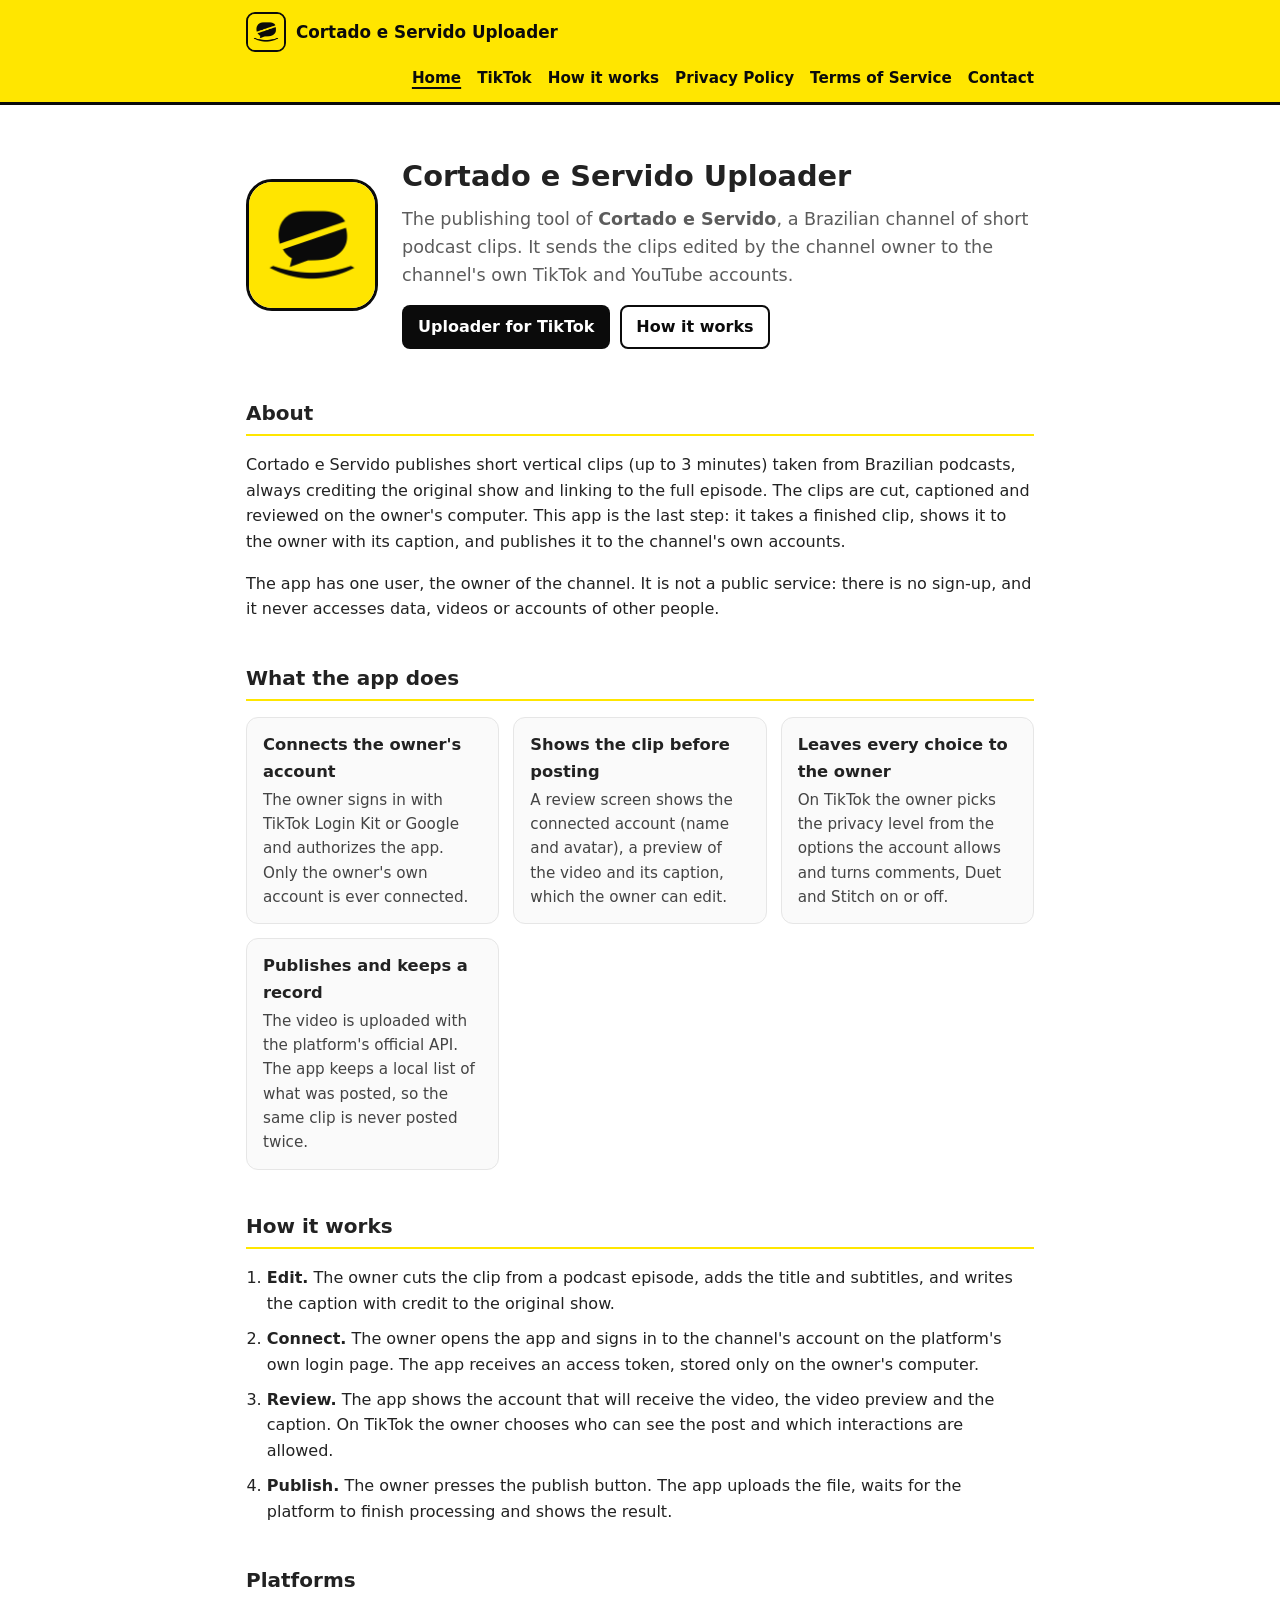
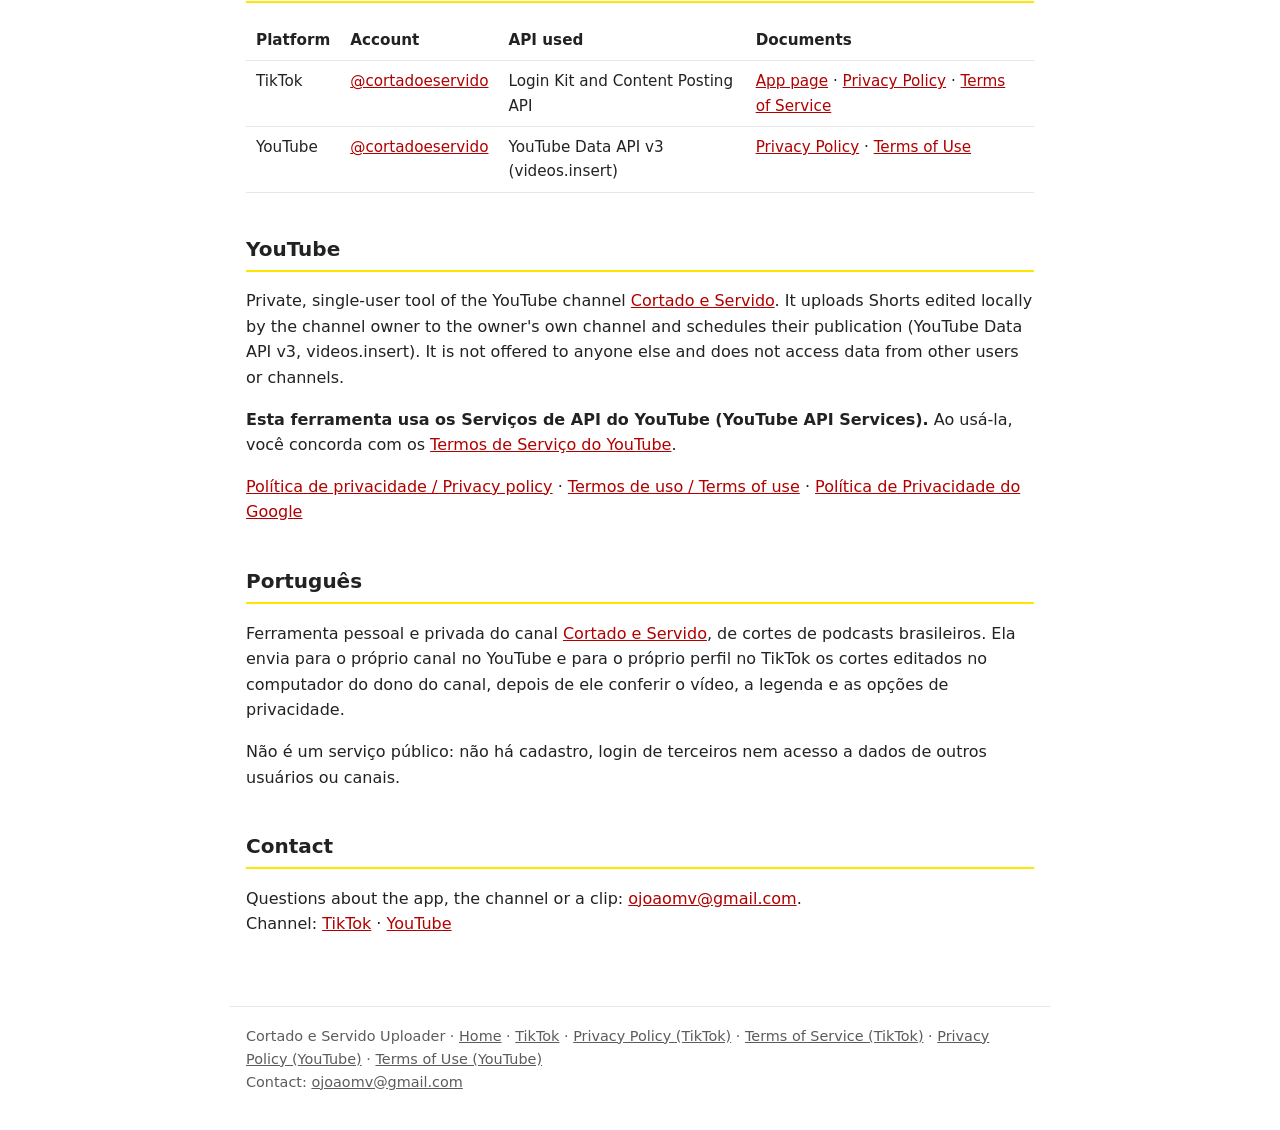
<file: index.html>
<!doctype html><html lang="en"><head><meta charset="utf-8"><meta name="viewport" content="width=device-width,initial-scale=1">
<title>Cortado e Servido Uploader</title><meta name="description" content="Cortado e Servido Uploader: the publishing tool of the Cortado e Servido podcast clips channel for TikTok and YouTube."><link rel="icon" href="favicon.ico" sizes="any"><link rel="icon" type="image/png" sizes="32x32" href="favicon-32.png"><link rel="apple-touch-icon" href="apple-touch-icon.png"><link rel="stylesheet" href="style.css"></head><body>
<header class="topo"><div class="dentro"><a class="marca" href="index.html"><img src="icon-512.png" alt="Cortado e Servido Uploader icon" width="40" height="40">Cortado e Servido Uploader</a><nav><a href="index.html" aria-current="page">Home</a><a href="tiktok.html">TikTok</a><a href="index.html#how">How it works</a><a href="tiktok-privacidade.html">Privacy Policy</a><a href="tiktok-termos.html">Terms of Service</a><a href="index.html#contact">Contact</a></nav></div></header>
<main>
<section class="capa"><img src="icon-512.png" alt="Cortado e Servido Uploader app icon" width="132" height="132">
<div><h1>Cortado e Servido Uploader</h1>
<p class="sub">The publishing tool of <strong>Cortado e Servido</strong>, a Brazilian channel of short podcast clips.
It sends the clips edited by the channel owner to the channel's own TikTok and YouTube accounts.</p>
<div class="botoes"><a class="botao" href="tiktok.html">Uploader for TikTok</a><a class="botao claro" href="#how">How it works</a></div></div></section>

<h2 id="about">About</h2>
<p>Cortado e Servido publishes short vertical clips (up to 3 minutes) taken from Brazilian podcasts, always crediting the original
show and linking to the full episode. The clips are cut, captioned and reviewed on the owner's computer. This app is the last step:
it takes a finished clip, shows it to the owner with its caption, and publishes it to the channel's own accounts.</p>
<p>The app has one user, the owner of the channel. It is not a public service: there is no sign-up, and it never accesses
data, videos or accounts of other people.</p>

<h2 id="features">What the app does</h2>
<ul class="grade">
<li><h3>Connects the owner's account</h3><p>The owner signs in with TikTok Login Kit or Google and authorizes the app. Only the owner's own account is ever connected.</p></li>
<li><h3>Shows the clip before posting</h3><p>A review screen shows the connected account (name and avatar), a preview of the video and its caption, which the owner can edit.</p></li>
<li><h3>Leaves every choice to the owner</h3><p>On TikTok the owner picks the privacy level from the options the account allows and turns comments, Duet and Stitch on or off.</p></li>
<li><h3>Publishes and keeps a record</h3><p>The video is uploaded with the platform's official API. The app keeps a local list of what was posted, so the same clip is never posted twice.</p></li>
</ul>

<h2 id="how">How it works</h2>
<ol class="passos">
<li><strong>Edit.</strong> The owner cuts the clip from a podcast episode, adds the title and subtitles, and writes the caption with credit to the original show.</li>
<li><strong>Connect.</strong> The owner opens the app and signs in to the channel's account on the platform's own login page. The app receives an access token, stored only on the owner's computer.</li>
<li><strong>Review.</strong> The app shows the account that will receive the video, the video preview and the caption. On TikTok the owner chooses who can see the post and which interactions are allowed.</li>
<li><strong>Publish.</strong> The owner presses the publish button. The app uploads the file, waits for the platform to finish processing and shows the result.</li>
</ol>

<h2 id="platforms">Platforms</h2>
<table><tr><th>Platform</th><th>Account</th><th>API used</th><th>Documents</th></tr>
<tr><td>TikTok</td><td><a href="https://www.tiktok.com/@cortadoeservido">@cortadoeservido</a></td><td>Login Kit and Content Posting API</td>
<td><a href="tiktok.html">App page</a> · <a href="tiktok-privacidade.html">Privacy Policy</a> · <a href="tiktok-termos.html">Terms of Service</a></td></tr>
<tr><td>YouTube</td><td><a href="https://www.youtube.com/@cortadoeservido">@cortadoeservido</a></td><td>YouTube Data API v3 (videos.insert)</td>
<td><a href="privacidade.html">Privacy Policy</a> · <a href="termos.html">Terms of Use</a></td></tr></table>

<h2 id="youtube">YouTube</h2>
<p>Private, single-user tool of the YouTube channel <a href="https://www.youtube.com/@cortadoeservido">Cortado e Servido</a>.
It uploads Shorts edited locally by the channel owner to the owner's own channel and schedules their publication
(YouTube Data API v3, videos.insert). It is not offered to anyone else and does not access data from other users or channels.</p>
<p><strong>Esta ferramenta usa os Serviços de API do YouTube (YouTube API Services).</strong>
Ao usá-la, você concorda com os <a href="https://www.youtube.com/t/terms">Termos de Serviço do YouTube</a>.</p>
<p><a href="privacidade.html">Política de privacidade / Privacy policy</a> · <a href="termos.html">Termos de uso / Terms of use</a>
· <a href="https://policies.google.com/privacy">Política de Privacidade do Google</a></p>

<h2 id="pt">Português</h2>
<p>Ferramenta pessoal e privada do canal <a href="https://www.youtube.com/@cortadoeservido">Cortado e Servido</a>, de cortes de podcasts brasileiros.
Ela envia para o próprio canal no YouTube e para o próprio perfil no TikTok os cortes editados no computador do dono do canal, depois de ele
conferir o vídeo, a legenda e as opções de privacidade.</p>
<p>Não é um serviço público: não há cadastro, login de terceiros nem acesso a dados de outros usuários ou canais.</p>

<h2 id="contact">Contact</h2>
<p>Questions about the app, the channel or a clip: <a href="mailto:ojoaomv@gmail.com">ojoaomv@gmail.com</a>.<br>
Channel: <a href="https://www.tiktok.com/@cortadoeservido">TikTok</a> · <a href="https://www.youtube.com/@cortadoeservido">YouTube</a></p>
</main>
<footer>Cortado e Servido Uploader · <a href="index.html">Home</a> · <a href="tiktok.html">TikTok</a> · <a href="tiktok-privacidade.html">Privacy Policy (TikTok)</a> · <a href="tiktok-termos.html">Terms of Service (TikTok)</a> · <a href="privacidade.html">Privacy Policy (YouTube)</a> · <a href="termos.html">Terms of Use (YouTube)</a><br>Contact: <a href="mailto:ojoaomv@gmail.com">ojoaomv@gmail.com</a></footer></body></html>
</file>
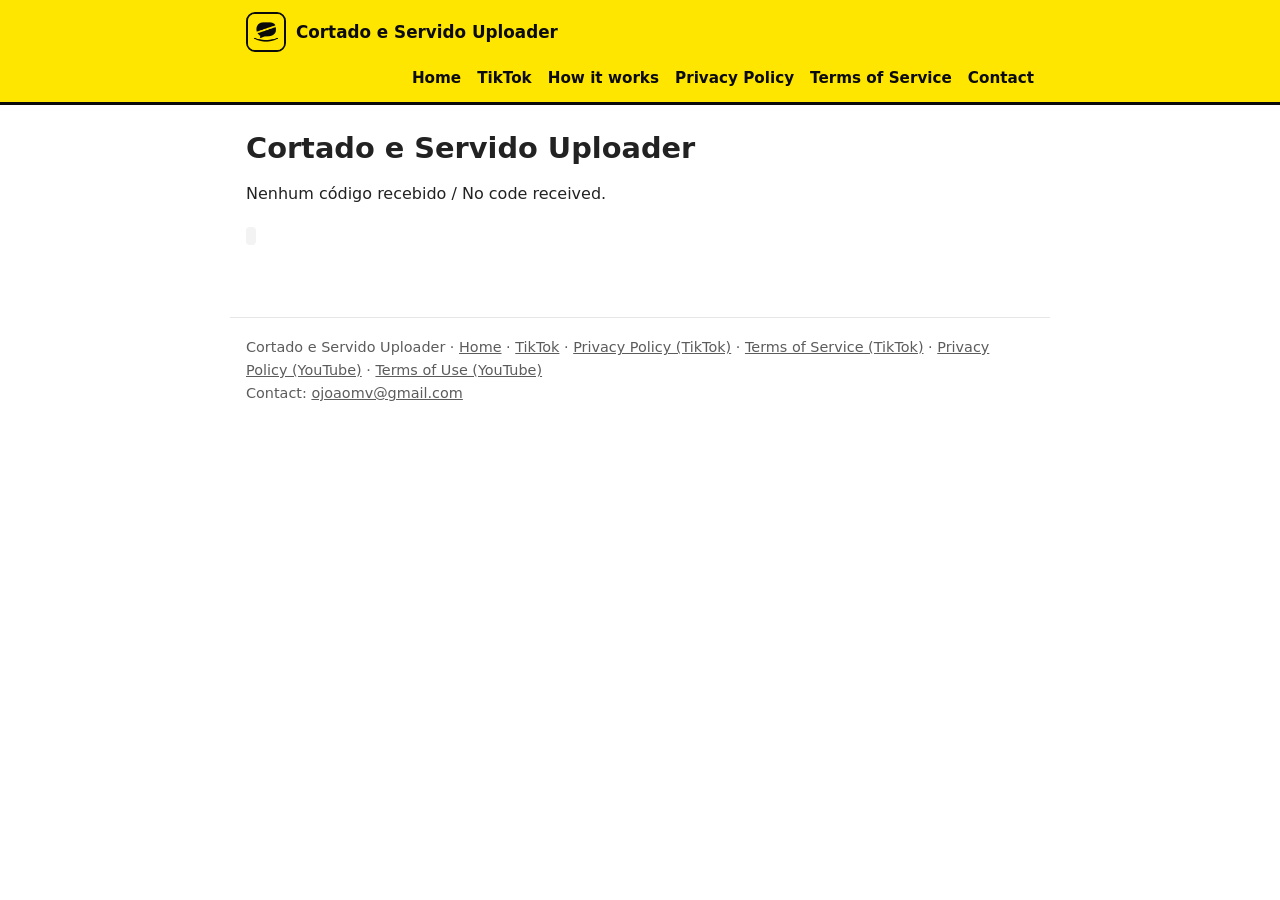
<file: callback.html>
<!doctype html><html lang="en"><head><meta charset="utf-8"><meta name="viewport" content="width=device-width,initial-scale=1">
<title>TikTok login</title><link rel="icon" href="favicon.ico" sizes="any"><link rel="icon" type="image/png" sizes="32x32" href="favicon-32.png"><link rel="apple-touch-icon" href="apple-touch-icon.png"><link rel="stylesheet" href="style.css"></head><body>
<header class="topo"><div class="dentro"><a class="marca" href="index.html"><img src="icon-512.png" alt="Cortado e Servido Uploader icon" width="40" height="40">Cortado e Servido Uploader</a><nav><a href="index.html">Home</a><a href="tiktok.html">TikTok</a><a href="index.html#how">How it works</a><a href="tiktok-privacidade.html">Privacy Policy</a><a href="tiktok-termos.html">Terms of Service</a><a href="index.html#contact">Contact</a></nav></div></header>
<main>
<h1>Cortado e Servido Uploader</h1>
<p id="msg">Reading the authorization...</p>
<p><code id="code" style="word-break:break-all;font-size:1.1em"></code></p>
<script>
var q=new URLSearchParams(location.search),c=q.get('code'),e=q.get('error');
var m=document.getElementById('msg');
if(c){m.textContent='Authorized. Copy this code and paste it in the Cortado e Servido Uploader app / Autorizado: copie o código e cole no aplicativo.';document.getElementById('code').textContent=c;}
else if(e){m.textContent='Erro / Error: '+e+' '+(q.get('error_description')||'');}
else{m.textContent='Nenhum código recebido / No code received.';}
</script>
</main>
<footer>Cortado e Servido Uploader · <a href="index.html">Home</a> · <a href="tiktok.html">TikTok</a> · <a href="tiktok-privacidade.html">Privacy Policy (TikTok)</a> · <a href="tiktok-termos.html">Terms of Service (TikTok)</a> · <a href="privacidade.html">Privacy Policy (YouTube)</a> · <a href="termos.html">Terms of Use (YouTube)</a><br>Contact: <a href="mailto:ojoaomv@gmail.com">ojoaomv@gmail.com</a></footer></body></html>
</file>
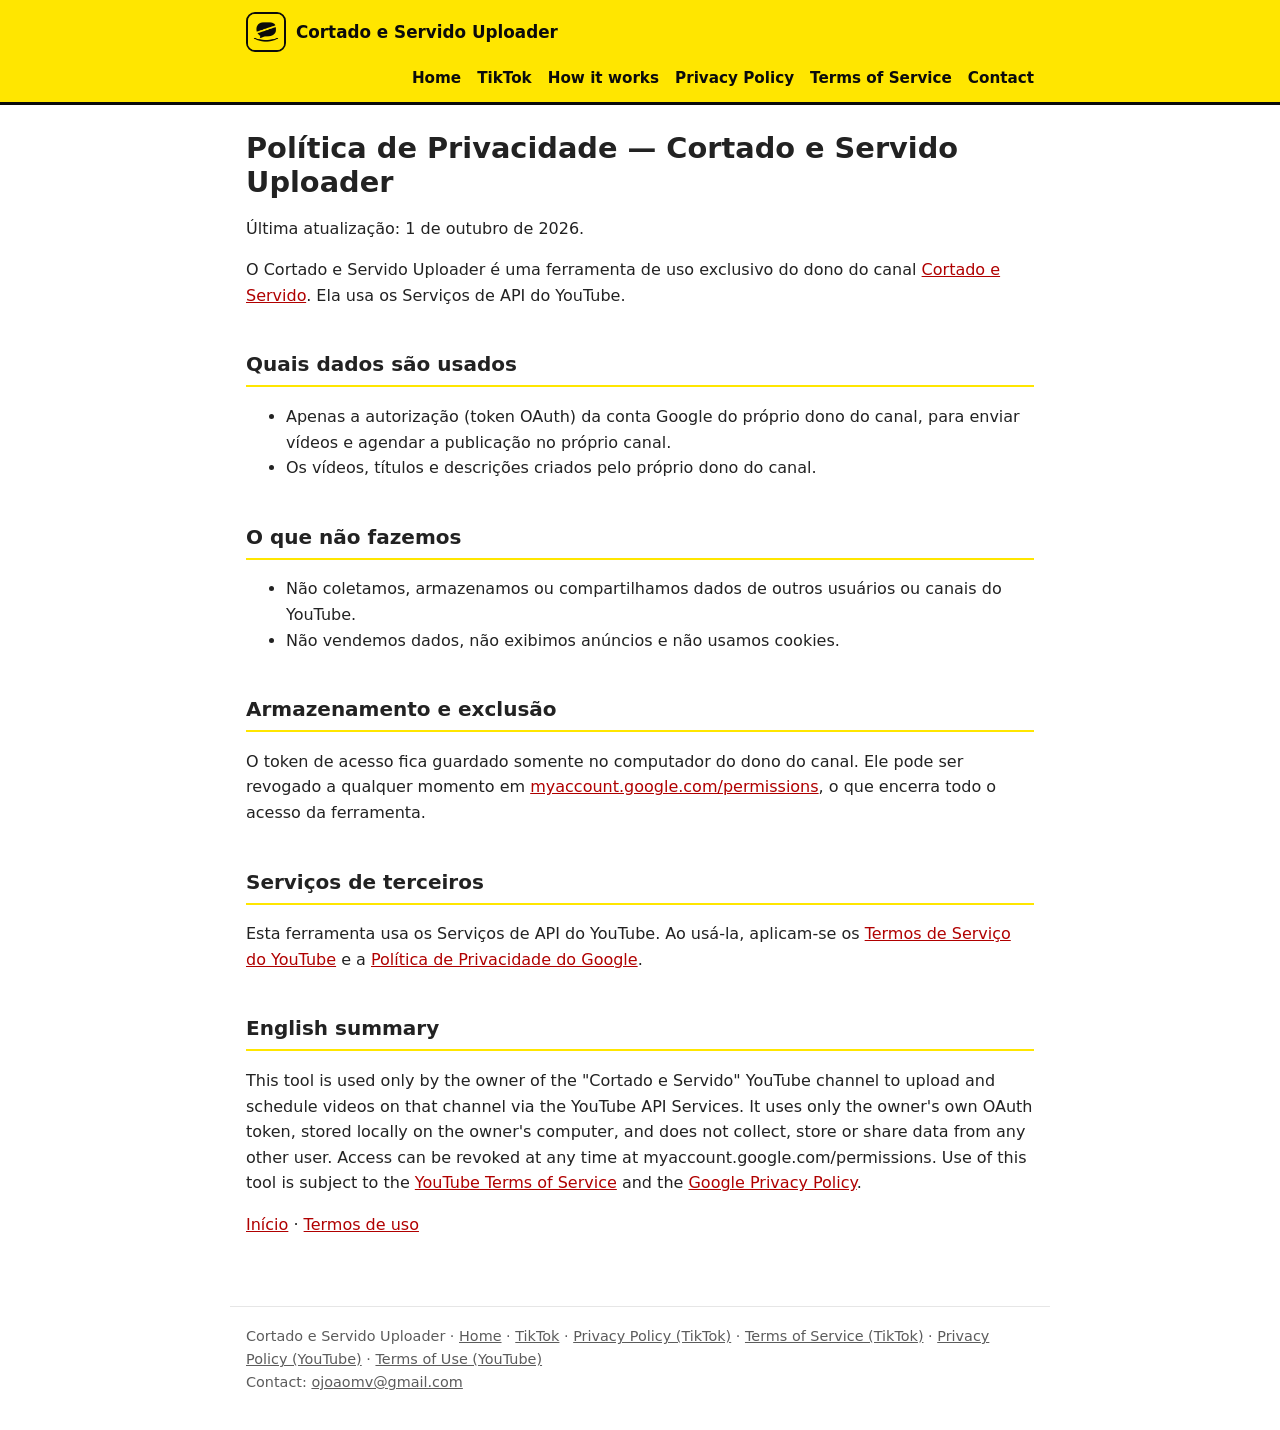
<file: privacidade.html>
<!doctype html><html lang="pt-BR"><head><meta charset="utf-8"><meta name="viewport" content="width=device-width,initial-scale=1">
<title>Política de Privacidade</title><link rel="icon" href="favicon.ico" sizes="any"><link rel="icon" type="image/png" sizes="32x32" href="favicon-32.png"><link rel="apple-touch-icon" href="apple-touch-icon.png"><link rel="stylesheet" href="style.css"></head><body>
<header class="topo"><div class="dentro"><a class="marca" href="index.html"><img src="icon-512.png" alt="Cortado e Servido Uploader icon" width="40" height="40">Cortado e Servido Uploader</a><nav><a href="index.html">Home</a><a href="tiktok.html">TikTok</a><a href="index.html#how">How it works</a><a href="tiktok-privacidade.html">Privacy Policy</a><a href="tiktok-termos.html">Terms of Service</a><a href="index.html#contact">Contact</a></nav></div></header>
<main>
<h1>Política de Privacidade — Cortado e Servido Uploader</h1>
<p>Última atualização: 1 de outubro de 2026.</p>
<p>O Cortado e Servido Uploader é uma ferramenta de uso exclusivo do dono do canal
<a href="https://www.youtube.com/@cortadoeservido">Cortado e Servido</a>. Ela usa os Serviços de API do YouTube.</p>
<h2>Quais dados são usados</h2>
<ul><li>Apenas a autorização (token OAuth) da conta Google do próprio dono do canal, para enviar vídeos e agendar a publicação no próprio canal.</li>
<li>Os vídeos, títulos e descrições criados pelo próprio dono do canal.</li></ul>
<h2>O que não fazemos</h2>
<ul><li>Não coletamos, armazenamos ou compartilhamos dados de outros usuários ou canais do YouTube.</li>
<li>Não vendemos dados, não exibimos anúncios e não usamos cookies.</li></ul>
<h2>Armazenamento e exclusão</h2>
<p>O token de acesso fica guardado somente no computador do dono do canal. Ele pode ser revogado a qualquer momento em
<a href="https://myaccount.google.com/permissions">myaccount.google.com/permissions</a>, o que encerra todo o acesso da ferramenta.</p>
<h2>Serviços de terceiros</h2>
<p>Esta ferramenta usa os Serviços de API do YouTube. Ao usá-la, aplicam-se os
<a href="https://www.youtube.com/t/terms">Termos de Serviço do YouTube</a> e a
<a href="https://policies.google.com/privacy">Política de Privacidade do Google</a>.</p>
<h2>English summary</h2>
<p>This tool is used only by the owner of the "Cortado e Servido" YouTube channel to upload and schedule videos on that channel via the
YouTube API Services. It uses only the owner's own OAuth token, stored locally on the owner's computer, and does not collect, store or
share data from any other user. Access can be revoked at any time at myaccount.google.com/permissions. Use of this tool is subject to the
<a href="https://www.youtube.com/t/terms">YouTube Terms of Service</a> and the <a href="https://policies.google.com/privacy">Google Privacy Policy</a>.</p>
<p><a href="index.html">Início</a> · <a href="termos.html">Termos de uso</a></p>
</main>
<footer>Cortado e Servido Uploader · <a href="index.html">Home</a> · <a href="tiktok.html">TikTok</a> · <a href="tiktok-privacidade.html">Privacy Policy (TikTok)</a> · <a href="tiktok-termos.html">Terms of Service (TikTok)</a> · <a href="privacidade.html">Privacy Policy (YouTube)</a> · <a href="termos.html">Terms of Use (YouTube)</a><br>Contact: <a href="mailto:ojoaomv@gmail.com">ojoaomv@gmail.com</a></footer></body></html>
</file>
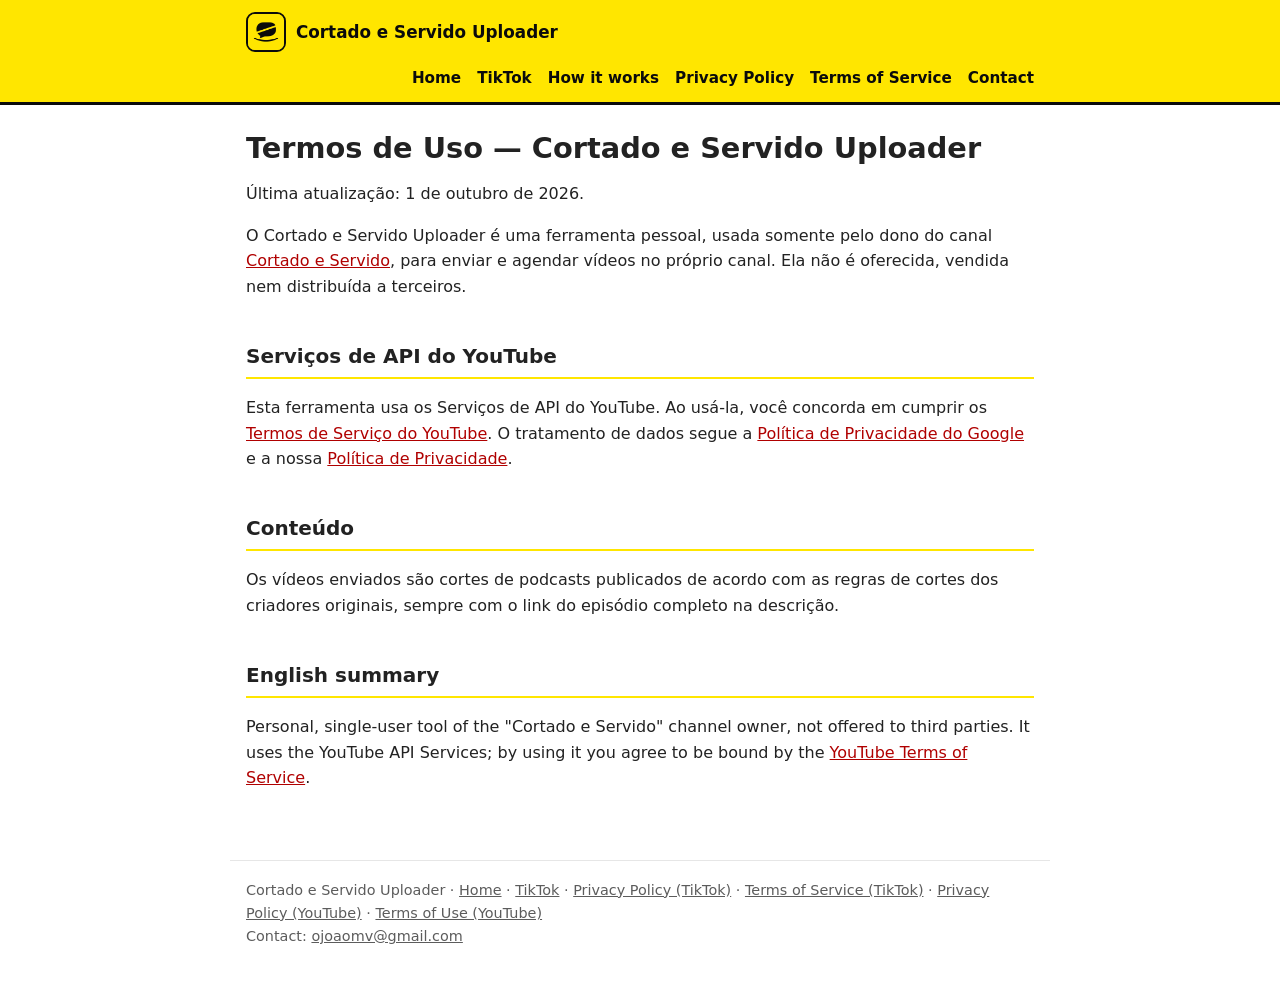
<file: termos.html>
<!doctype html><html lang="pt-BR"><head><meta charset="utf-8"><meta name="viewport" content="width=device-width,initial-scale=1">
<title>Termos de Uso</title><link rel="icon" href="favicon.ico" sizes="any"><link rel="icon" type="image/png" sizes="32x32" href="favicon-32.png"><link rel="apple-touch-icon" href="apple-touch-icon.png"><link rel="stylesheet" href="style.css"></head><body>
<header class="topo"><div class="dentro"><a class="marca" href="index.html"><img src="icon-512.png" alt="Cortado e Servido Uploader icon" width="40" height="40">Cortado e Servido Uploader</a><nav><a href="index.html">Home</a><a href="tiktok.html">TikTok</a><a href="index.html#how">How it works</a><a href="tiktok-privacidade.html">Privacy Policy</a><a href="tiktok-termos.html">Terms of Service</a><a href="index.html#contact">Contact</a></nav></div></header>
<main>
<h1>Termos de Uso — Cortado e Servido Uploader</h1>
<p>Última atualização: 1 de outubro de 2026.</p>
<p>O Cortado e Servido Uploader é uma ferramenta pessoal, usada somente pelo dono do canal
<a href="https://www.youtube.com/@cortadoeservido">Cortado e Servido</a>, para enviar e agendar vídeos no próprio canal.
Ela não é oferecida, vendida nem distribuída a terceiros.</p>
<h2>Serviços de API do YouTube</h2>
<p>Esta ferramenta usa os Serviços de API do YouTube. Ao usá-la, você concorda em cumprir os
<a href="https://www.youtube.com/t/terms">Termos de Serviço do YouTube</a>. O tratamento de dados segue a
<a href="https://policies.google.com/privacy">Política de Privacidade do Google</a> e a nossa
<a href="privacidade.html">Política de Privacidade</a>.</p>
<h2>Conteúdo</h2>
<p>Os vídeos enviados são cortes de podcasts publicados de acordo com as regras de cortes dos criadores originais,
sempre com o link do episódio completo na descrição.</p>
<h2>English summary</h2>
<p>Personal, single-user tool of the "Cortado e Servido" channel owner, not offered to third parties. It uses the YouTube API Services;
by using it you agree to be bound by the <a href="https://www.youtube.com/t/terms">YouTube Terms of Service</a>.</p>
</main>
<footer>Cortado e Servido Uploader · <a href="index.html">Home</a> · <a href="tiktok.html">TikTok</a> · <a href="tiktok-privacidade.html">Privacy Policy (TikTok)</a> · <a href="tiktok-termos.html">Terms of Service (TikTok)</a> · <a href="privacidade.html">Privacy Policy (YouTube)</a> · <a href="termos.html">Terms of Use (YouTube)</a><br>Contact: <a href="mailto:ojoaomv@gmail.com">ojoaomv@gmail.com</a></footer></body></html>
</file>
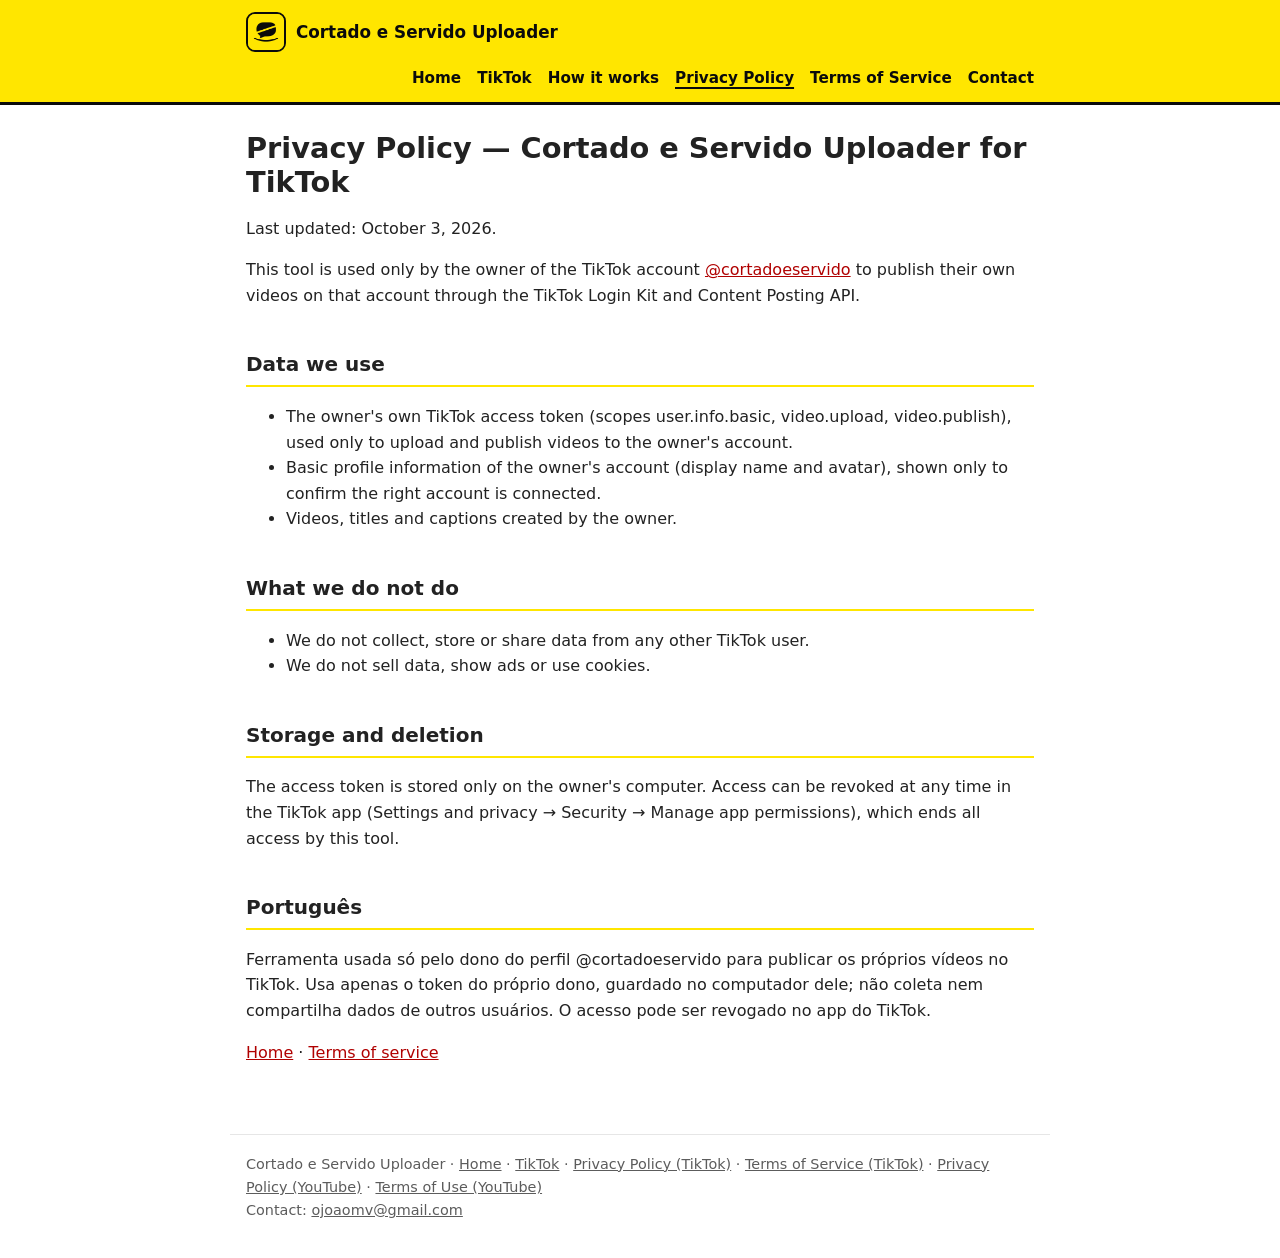
<file: tiktok-privacidade.html>
<!doctype html><html lang="en"><head><meta charset="utf-8"><meta name="viewport" content="width=device-width,initial-scale=1">
<title>Privacy Policy, TikTok</title><link rel="icon" href="favicon.ico" sizes="any"><link rel="icon" type="image/png" sizes="32x32" href="favicon-32.png"><link rel="apple-touch-icon" href="apple-touch-icon.png"><link rel="stylesheet" href="style.css"></head><body>
<header class="topo"><div class="dentro"><a class="marca" href="index.html"><img src="icon-512.png" alt="Cortado e Servido Uploader icon" width="40" height="40">Cortado e Servido Uploader</a><nav><a href="index.html">Home</a><a href="tiktok.html">TikTok</a><a href="index.html#how">How it works</a><a href="tiktok-privacidade.html" aria-current="page">Privacy Policy</a><a href="tiktok-termos.html">Terms of Service</a><a href="index.html#contact">Contact</a></nav></div></header>
<main>
<h1>Privacy Policy — Cortado e Servido Uploader for TikTok</h1>
<p>Last updated: October 3, 2026.</p>
<p>This tool is used only by the owner of the TikTok account <a href="https://www.tiktok.com/@cortadoeservido">@cortadoeservido</a>
to publish their own videos on that account through the TikTok Login Kit and Content Posting API.</p>
<h2>Data we use</h2>
<ul><li>The owner's own TikTok access token (scopes user.info.basic, video.upload, video.publish), used only to upload and publish videos to the owner's account.</li>
<li>Basic profile information of the owner's account (display name and avatar), shown only to confirm the right account is connected.</li>
<li>Videos, titles and captions created by the owner.</li></ul>
<h2>What we do not do</h2>
<ul><li>We do not collect, store or share data from any other TikTok user.</li>
<li>We do not sell data, show ads or use cookies.</li></ul>
<h2>Storage and deletion</h2>
<p>The access token is stored only on the owner's computer. Access can be revoked at any time in the TikTok app
(Settings and privacy → Security → Manage app permissions), which ends all access by this tool.</p>
<h2>Português</h2>
<p>Ferramenta usada só pelo dono do perfil @cortadoeservido para publicar os próprios vídeos no TikTok. Usa apenas o token do próprio
dono, guardado no computador dele; não coleta nem compartilha dados de outros usuários. O acesso pode ser revogado no app do TikTok.</p>
<p><a href="tiktok.html">Home</a> · <a href="tiktok-termos.html">Terms of service</a></p>
</main>
<footer>Cortado e Servido Uploader · <a href="index.html">Home</a> · <a href="tiktok.html">TikTok</a> · <a href="tiktok-privacidade.html">Privacy Policy (TikTok)</a> · <a href="tiktok-termos.html">Terms of Service (TikTok)</a> · <a href="privacidade.html">Privacy Policy (YouTube)</a> · <a href="termos.html">Terms of Use (YouTube)</a><br>Contact: <a href="mailto:ojoaomv@gmail.com">ojoaomv@gmail.com</a></footer></body></html>
</file>
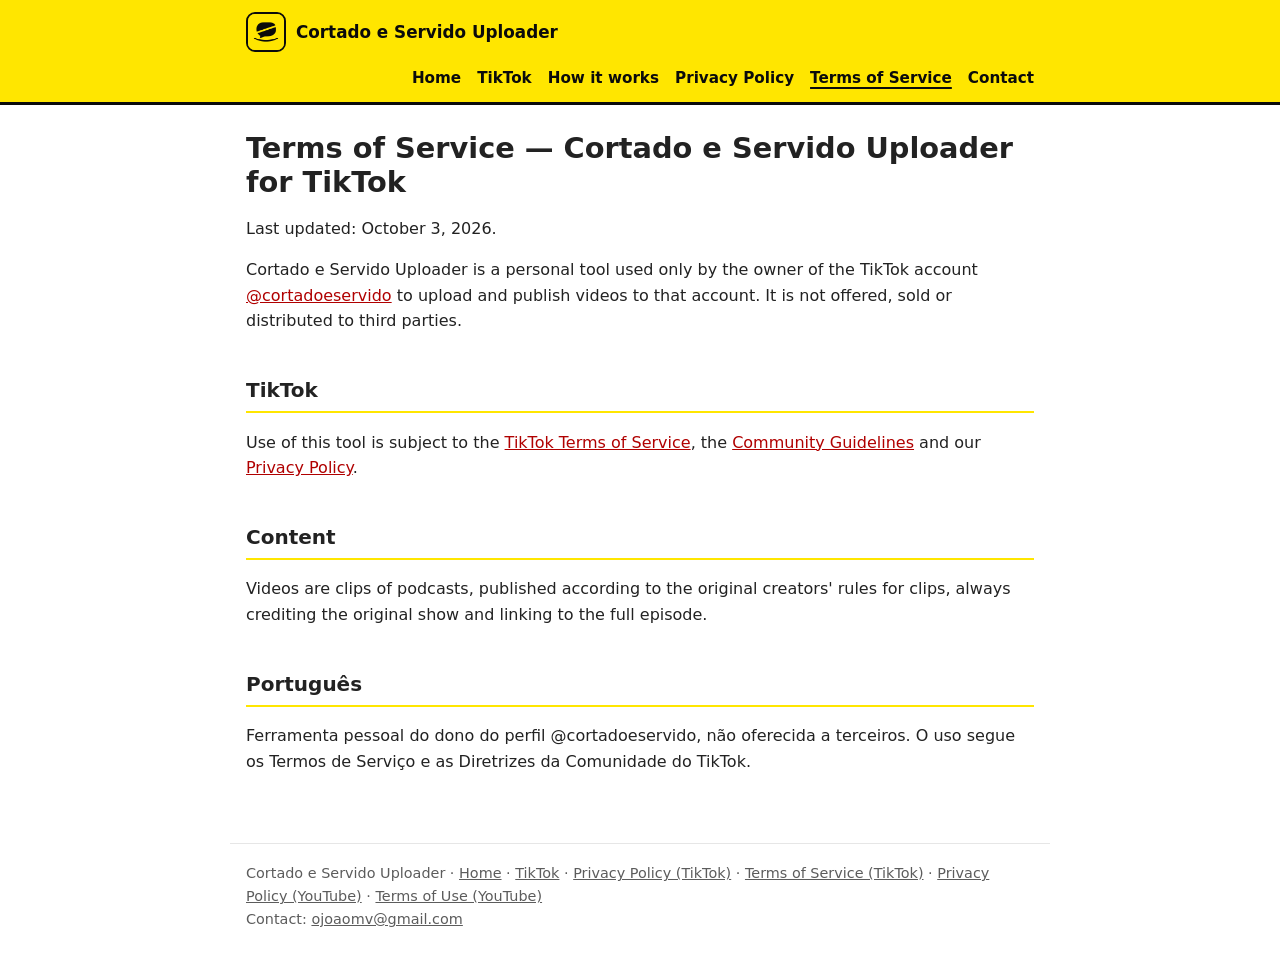
<file: tiktok-termos.html>
<!doctype html><html lang="en"><head><meta charset="utf-8"><meta name="viewport" content="width=device-width,initial-scale=1">
<title>Terms of Service, TikTok</title><link rel="icon" href="favicon.ico" sizes="any"><link rel="icon" type="image/png" sizes="32x32" href="favicon-32.png"><link rel="apple-touch-icon" href="apple-touch-icon.png"><link rel="stylesheet" href="style.css"></head><body>
<header class="topo"><div class="dentro"><a class="marca" href="index.html"><img src="icon-512.png" alt="Cortado e Servido Uploader icon" width="40" height="40">Cortado e Servido Uploader</a><nav><a href="index.html">Home</a><a href="tiktok.html">TikTok</a><a href="index.html#how">How it works</a><a href="tiktok-privacidade.html">Privacy Policy</a><a href="tiktok-termos.html" aria-current="page">Terms of Service</a><a href="index.html#contact">Contact</a></nav></div></header>
<main>
<h1>Terms of Service — Cortado e Servido Uploader for TikTok</h1>
<p>Last updated: October 3, 2026.</p>
<p>Cortado e Servido Uploader is a personal tool used only by the owner of the TikTok account
<a href="https://www.tiktok.com/@cortadoeservido">@cortadoeservido</a> to upload and publish videos to that account.
It is not offered, sold or distributed to third parties.</p>
<h2>TikTok</h2>
<p>Use of this tool is subject to the <a href="https://www.tiktok.com/legal/terms-of-service">TikTok Terms of Service</a>,
the <a href="https://www.tiktok.com/community-guidelines">Community Guidelines</a> and our <a href="tiktok-privacidade.html">Privacy Policy</a>.</p>
<h2>Content</h2>
<p>Videos are clips of podcasts, published according to the original creators' rules for clips, always crediting the original
show and linking to the full episode.</p>
<h2>Português</h2>
<p>Ferramenta pessoal do dono do perfil @cortadoeservido, não oferecida a terceiros. O uso segue os Termos de Serviço e as Diretrizes da Comunidade do TikTok.</p>
</main>
<footer>Cortado e Servido Uploader · <a href="index.html">Home</a> · <a href="tiktok.html">TikTok</a> · <a href="tiktok-privacidade.html">Privacy Policy (TikTok)</a> · <a href="tiktok-termos.html">Terms of Service (TikTok)</a> · <a href="privacidade.html">Privacy Policy (YouTube)</a> · <a href="termos.html">Terms of Use (YouTube)</a><br>Contact: <a href="mailto:ojoaomv@gmail.com">ojoaomv@gmail.com</a></footer></body></html>
</file>
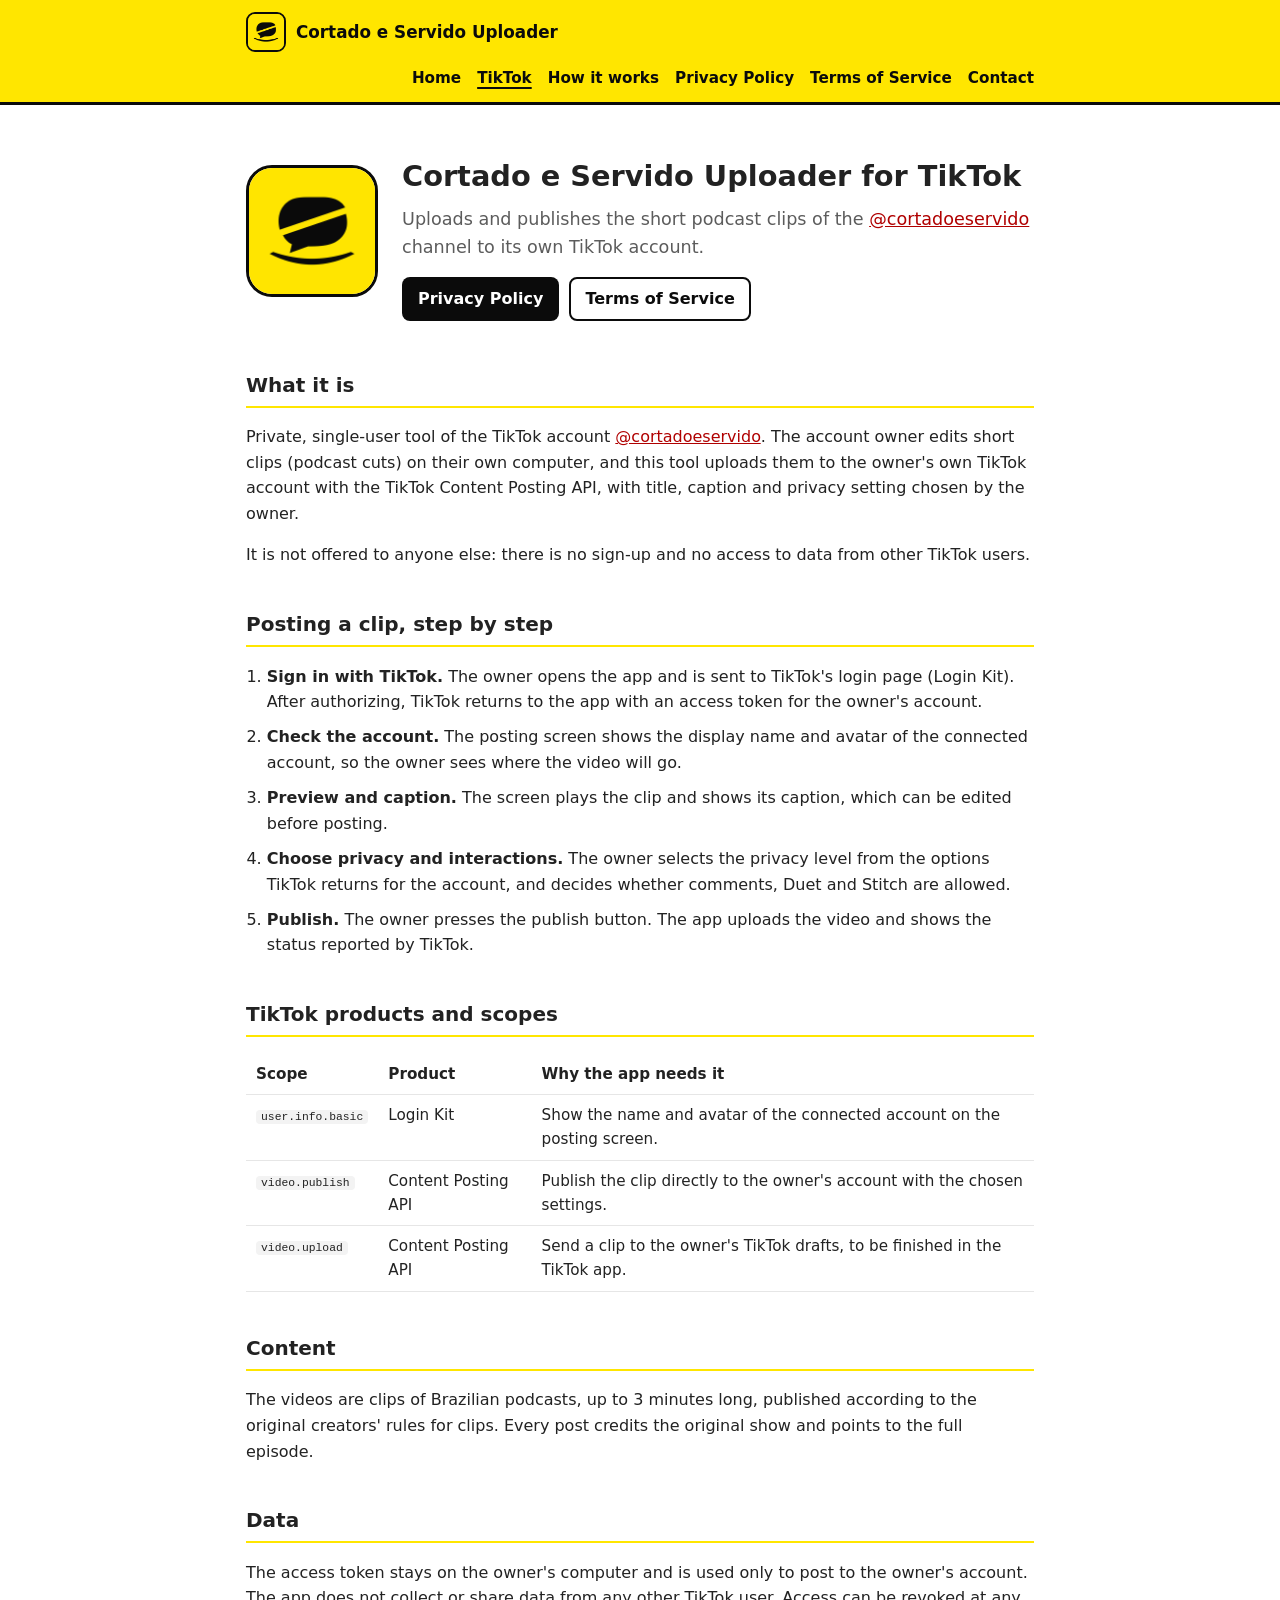
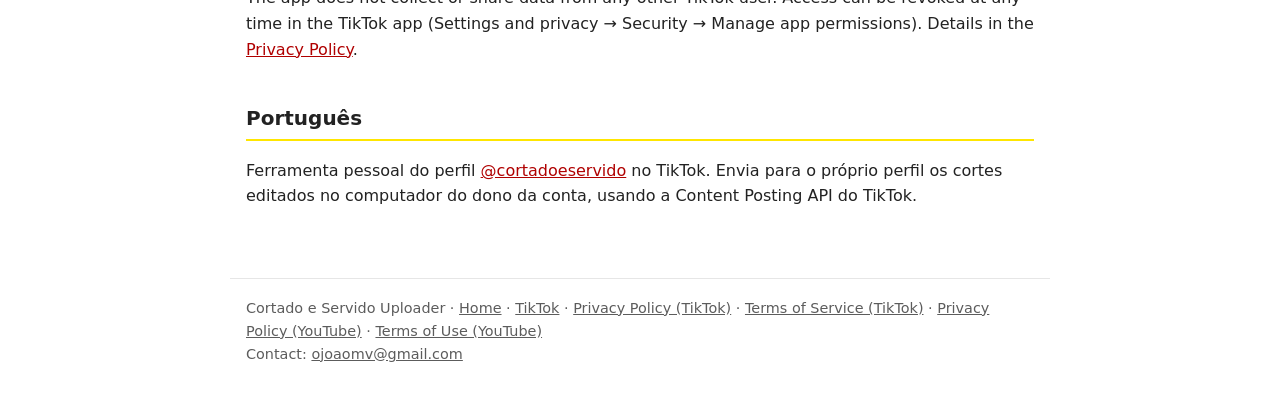
<file: tiktok.html>
<!doctype html><html lang="en"><head><meta charset="utf-8"><meta name="viewport" content="width=device-width,initial-scale=1">
<title>Cortado e Servido Uploader for TikTok</title><meta name="description" content="How Cortado e Servido Uploader uses TikTok Login Kit and the Content Posting API to publish clips to the @cortadoeservido account."><link rel="icon" href="favicon.ico" sizes="any"><link rel="icon" type="image/png" sizes="32x32" href="favicon-32.png"><link rel="apple-touch-icon" href="apple-touch-icon.png"><link rel="stylesheet" href="style.css"></head><body>
<header class="topo"><div class="dentro"><a class="marca" href="index.html"><img src="icon-512.png" alt="Cortado e Servido Uploader icon" width="40" height="40">Cortado e Servido Uploader</a><nav><a href="index.html">Home</a><a href="tiktok.html" aria-current="page">TikTok</a><a href="index.html#how">How it works</a><a href="tiktok-privacidade.html">Privacy Policy</a><a href="tiktok-termos.html">Terms of Service</a><a href="index.html#contact">Contact</a></nav></div></header>
<main>
<section class="capa"><img src="icon-512.png" alt="Cortado e Servido Uploader app icon" width="132" height="132">
<div><h1>Cortado e Servido Uploader for TikTok</h1>
<p class="sub">Uploads and publishes the short podcast clips of the <a href="https://www.tiktok.com/@cortadoeservido">@cortadoeservido</a>
channel to its own TikTok account.</p>
<div class="botoes"><a class="botao" href="tiktok-privacidade.html">Privacy Policy</a><a class="botao claro" href="tiktok-termos.html">Terms of Service</a></div></div></section>

<h2>What it is</h2>
<p>Private, single-user tool of the TikTok account <a href="https://www.tiktok.com/@cortadoeservido">@cortadoeservido</a>.
The account owner edits short clips (podcast cuts) on their own computer, and this tool uploads them to the owner's own TikTok
account with the TikTok Content Posting API, with title, caption and privacy setting chosen by the owner.</p>
<p>It is not offered to anyone else: there is no sign-up and no access to data from other TikTok users.</p>

<h2>Posting a clip, step by step</h2>
<ol class="passos">
<li><strong>Sign in with TikTok.</strong> The owner opens the app and is sent to TikTok's login page (Login Kit). After authorizing, TikTok returns to the app with an access token for the owner's account.</li>
<li><strong>Check the account.</strong> The posting screen shows the display name and avatar of the connected account, so the owner sees where the video will go.</li>
<li><strong>Preview and caption.</strong> The screen plays the clip and shows its caption, which can be edited before posting.</li>
<li><strong>Choose privacy and interactions.</strong> The owner selects the privacy level from the options TikTok returns for the account, and decides whether comments, Duet and Stitch are allowed.</li>
<li><strong>Publish.</strong> The owner presses the publish button. The app uploads the video and shows the status reported by TikTok.</li>
</ol>

<h2>TikTok products and scopes</h2>
<table><tr><th>Scope</th><th>Product</th><th>Why the app needs it</th></tr>
<tr><td><code>user.info.basic</code></td><td>Login Kit</td><td>Show the name and avatar of the connected account on the posting screen.</td></tr>
<tr><td><code>video.publish</code></td><td>Content Posting API</td><td>Publish the clip directly to the owner's account with the chosen settings.</td></tr>
<tr><td><code>video.upload</code></td><td>Content Posting API</td><td>Send a clip to the owner's TikTok drafts, to be finished in the TikTok app.</td></tr></table>

<h2>Content</h2>
<p>The videos are clips of Brazilian podcasts, up to 3 minutes long, published according to the original creators' rules for clips.
Every post credits the original show and points to the full episode.</p>

<h2>Data</h2>
<p>The access token stays on the owner's computer and is used only to post to the owner's account. The app does not collect or
share data from any other TikTok user. Access can be revoked at any time in the TikTok app (Settings and privacy → Security → Manage app permissions).
Details in the <a href="tiktok-privacidade.html">Privacy Policy</a>.</p>

<h2>Português</h2>
<p>Ferramenta pessoal do perfil <a href="https://www.tiktok.com/@cortadoeservido">@cortadoeservido</a> no TikTok. Envia para o
próprio perfil os cortes editados no computador do dono da conta, usando a Content Posting API do TikTok.</p>
</main>
<footer>Cortado e Servido Uploader · <a href="index.html">Home</a> · <a href="tiktok.html">TikTok</a> · <a href="tiktok-privacidade.html">Privacy Policy (TikTok)</a> · <a href="tiktok-termos.html">Terms of Service (TikTok)</a> · <a href="privacidade.html">Privacy Policy (YouTube)</a> · <a href="termos.html">Terms of Use (YouTube)</a><br>Contact: <a href="mailto:ojoaomv@gmail.com">ojoaomv@gmail.com</a></footer></body></html>
</file>
<file: style.css>
:root{--amarelo:#ffe600;--preto:#0b0b0b;--cinza:#5c5c5c;--linha:#e6e6e6}
*{box-sizing:border-box}
body{font-family:system-ui,-apple-system,"Segoe UI",sans-serif;margin:0;line-height:1.6;color:#222;background:#fff}
header.topo{background:var(--amarelo);border-bottom:3px solid var(--preto)}
.topo .dentro{display:flex;align-items:center;gap:14px;flex-wrap:wrap;padding-top:12px;padding-bottom:12px}
.marca{display:flex;align-items:center;gap:10px;font-weight:800;color:var(--preto);text-decoration:none;font-size:1.05em}
.marca img{width:40px;height:40px;border-radius:9px;border:2px solid var(--preto);display:block}
nav{margin-left:auto;display:flex;gap:4px 16px;flex-wrap:wrap}
nav a{color:var(--preto);text-decoration:none;font-weight:600;font-size:.95em}
nav a:hover,nav a[aria-current]{text-decoration:underline;text-underline-offset:4px;text-decoration-thickness:2px}
.dentro,main,footer{max-width:820px;margin:0 auto;padding-left:16px;padding-right:16px}
main{padding-top:8px;padding-bottom:24px}
.capa{display:flex;gap:24px;align-items:center;flex-wrap:wrap;padding:28px 0 8px}
.capa img{width:132px;height:132px;border-radius:26px;border:3px solid var(--preto)}
.capa div{flex:1;min-width:260px}
h1{font-size:1.8em;line-height:1.2;margin:.6em 0 .4em}
h2{font-size:1.25em;margin-top:2em;padding-bottom:.25em;border-bottom:2px solid var(--amarelo)}
h3{font-size:1.02em;margin:0 0 .2em}
a{color:#b00000}
.sub{font-size:1.1em;color:var(--cinza);margin:0}
.botoes{display:flex;gap:10px;flex-wrap:wrap;margin-top:16px}
.botao{background:var(--preto);color:#fff;text-decoration:none;font-weight:700;padding:9px 16px;border-radius:8px}
.botao.claro{background:#fff;color:var(--preto);border:2px solid var(--preto);padding:7px 14px}
.grade{display:grid;grid-template-columns:repeat(auto-fit,minmax(230px,1fr));gap:14px;padding:0;margin:1em 0;list-style:none}
.grade li{border:1px solid var(--linha);border-radius:12px;padding:14px 16px;background:#fafafa}
.grade p{margin:0;font-size:.95em;color:#444}
ol.passos{padding-left:1.3em}ol.passos li{margin-bottom:.6em}
table{border-collapse:collapse;width:100%;font-size:.95em}
th,td{text-align:left;padding:8px 10px;border-bottom:1px solid var(--linha);vertical-align:top}
code{background:#f3f3f3;padding:1px 5px;border-radius:4px;font-size:.92em}
footer{margin-top:2em;padding-top:18px;padding-bottom:36px;border-top:1px solid var(--linha);font-size:.9em;color:var(--cinza)}
footer a{color:var(--cinza)}
</file>
